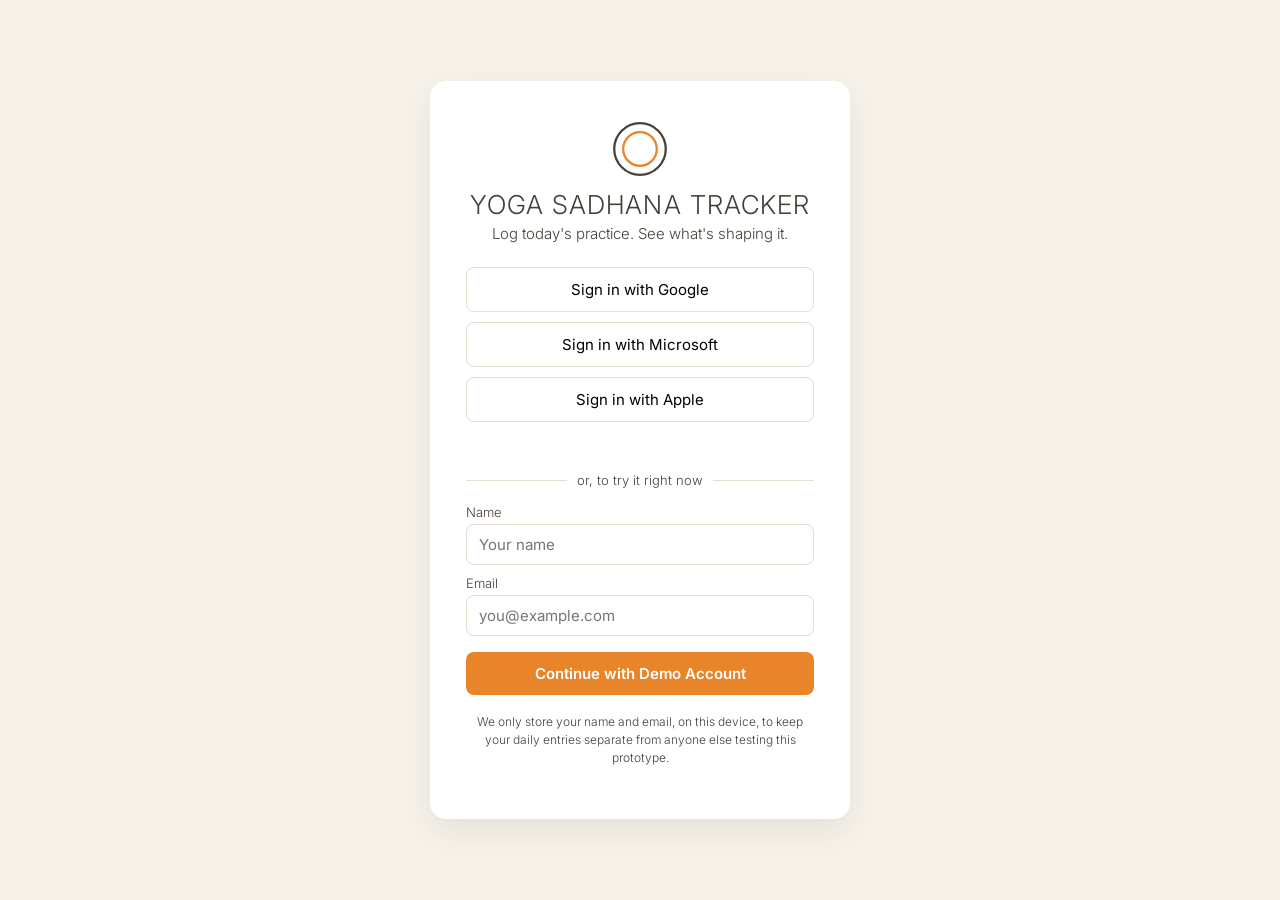
<file: index.html>
<!DOCTYPE html>
<html lang="en">
<head>
<meta charset="UTF-8">
<meta name="viewport" content="width=device-width, initial-scale=1.0">
<title>Yoga Sadhana Tracker - Sign In</title>
<link rel="icon" href="data:image/svg+xml,<svg xmlns=%22http://www.w3.org/2000/svg%22 viewBox=%220 0 100 100%22><circle cx=%2250%22 cy=%2250%22 r=%2245%22 fill=%22%23E8842A%22/></svg>">
<link rel="preconnect" href="https://fonts.googleapis.com">
<link rel="preconnect" href="https://fonts.gstatic.com" crossorigin>
<link href="https://fonts.googleapis.com/css2?family=Inter:wght@300;400;600;700&display=swap" rel="stylesheet">
<link rel="stylesheet" href="css/styles.css?v=86">
</head>
<body class="signin-page">
  <div class="signin-card">
    <div class="brand-mark">
      <svg viewBox="0 0 100 100" width="56" height="56"><circle cx="50" cy="50" r="46" fill="none" stroke="#464038" stroke-width="4"/><circle cx="50" cy="50" r="30" fill="none" stroke="#E8842A" stroke-width="4"/></svg>
    </div>
    <h1>Yoga Sadhana Tracker</h1>
    <p class="subtitle">Log today's practice. See what's shaping it.</p>

    <div class="sso-buttons">
      <button id="google-btn" class="sso-btn sso-google">Sign in with Google</button>
      <button id="microsoft-btn" class="sso-btn sso-microsoft">Sign in with Microsoft</button>
      <button id="apple-btn" class="sso-btn sso-apple">Sign in with Apple</button>
    </div>
    <p id="sso-note" class="sso-note"></p>

    <div class="divider"><span>or, to try it right now</span></div>

    <form id="demo-form" class="demo-form">
      <label for="demo-name">Name</label>
      <input id="demo-name" type="text" placeholder="Your name" required>
      <label for="demo-email">Email</label>
      <input id="demo-email" type="email" placeholder="you@example.com" required>
      <button type="submit" class="primary-btn">Continue with Demo Account</button>
    </form>
    <p class="privacy-note">We only store your name and email, on this device, to keep your daily entries separate from anyone else testing this prototype.</p>
  </div>

  <script src="js/config.js?v=86"></script>
  <script src="js/storage.js?v=86"></script>
  <script src="https://accounts.google.com/gsi/client" async defer onerror="console.warn('Google SDK failed to load (offline?)')"></script>
  <script src="https://alcdn.msauth.net/browser/2.38.3/js/msal-browser.min.js" onerror="console.warn('MSAL SDK failed to load (offline?)')"></script>
  <script src="https://appleid.cdn-apple.com/appleauth/static/jsapi/appleid/1/en_US/appleid.auth.js" onerror="console.warn('Apple SDK failed to load (offline?)')"></script>
  <script src="js/auth.js?v=86"></script>
</body>
</html>
</file>
<file: css/styles.css>
:root {
  --maroon: #464038;    /* app header / heading ink */
  --saffron: #E8842A;
  --cream: #F7F2EA;
  --ink: #464038;        /* base text color everywhere except the app header */
  --ink-muted: #464038;  /* hierarchy for secondary text comes from font-weight, not a lighter color */
  --header-text: #E4DED4;
  --surface: #FFFFFF;
  --border: #e6dcd0;
  --good: #3f7a4e;
  --select-blue: #1E257C; /* same blue "Save today's entry" turns on hover - used for selected toggle buttons */
  --pill-bg: #fbeee0; /* readonly-pill backdrop, e.g. "Moon: X" - also used to highlight the matching moon image */
  /* Inter - open (SIL OFL), loaded from Google Fonts in index.html/app.html.
     System sans is the fallback if the font request is ever blocked. */
  --font: "Inter", "Segoe UI", "Segoe UI Web", Tahoma, Geneva, Verdana, sans-serif;
  --weight-light: 300;
  --weight-regular: 400;
  --weight-semibold: 600;
  --weight-bold: 700;
}

* { box-sizing: border-box; }
html { scroll-behavior: smooth; }

body {
  margin: 0;
  font-family: var(--font);
  font-weight: var(--weight-regular);
  color: var(--ink);
  background: var(--cream);
}

/* ---------- Sign-in page ---------- */
body.signin-page {
  min-height: 100vh;
  display: flex;
  align-items: center;
  justify-content: center;
  padding: 24px;
}
.signin-card {
  background: var(--surface);
  border-radius: 16px;
  padding: 40px 36px;
  max-width: 420px;
  width: 100%;
  box-shadow: 0 12px 36px rgba(70, 64, 56, 0.10);
  text-align: center;
}
.brand-mark { margin-bottom: 8px; }
.signin-card h1 { font-size: 26px; margin: 4px 0 4px; color: var(--maroon); font-weight: var(--weight-light); text-transform: uppercase; letter-spacing: 0.04em; }
.subtitle { color: var(--ink-muted); margin: 0 0 24px; font-size: 15px; font-weight: var(--weight-light); }

.sso-buttons { display: flex; flex-direction: column; gap: 10px; }
.sso-btn {
  padding: 12px 16px;
  border-radius: 8px;
  border: 1px solid var(--border);
  background: var(--surface);
  font-family: var(--font);
  font-size: 15px;
  font-weight: var(--weight-regular);
  cursor: pointer;
  transition: background 0.15s;
}
.sso-btn:hover { background: #faf5ee; }
.sso-note { font-size: 13px; color: var(--ink-muted); min-height: 18px; margin: 10px 0 0; font-weight: var(--weight-light); }

.divider { display: flex; align-items: center; margin: 22px 0 16px; color: var(--ink-muted); font-size: 13px; font-weight: var(--weight-light); }
.divider::before, .divider::after { content: ""; flex: 1; border-bottom: 1px solid var(--border); }
.divider span { padding: 0 10px; }

.demo-form { display: flex; flex-direction: column; gap: 10px; text-align: left; }
.demo-form label { font-size: 13px; color: var(--ink-muted); margin-bottom: -6px; font-weight: var(--weight-light); }
.demo-form input {
  padding: 10px 12px;
  border-radius: 8px;
  border: 1px solid var(--border);
  font-family: var(--font);
  font-size: 15px;
  font-weight: var(--weight-regular);
}
.primary-btn {
  margin-top: 6px;
  padding: 12px 16px;
  border-radius: 8px;
  border: none;
  background: var(--saffron);
  color: #fff;
  font-family: var(--font);
  font-size: 15px;
  font-weight: var(--weight-semibold);
  cursor: pointer;
  transition: background 0.15s;
}
.primary-btn:hover { background: #d4741f; }

.action-btn {
  padding: 7px 16px;
  border-radius: 2px;
  border: none;
  background: #F37021;
  color: #fff;
  font-family: var(--font);
  font-size: 15px;
  font-weight: var(--weight-regular);
  cursor: pointer;
  transition: background 0.15s;
}
.action-btn:hover { background: #1E257C; }
.privacy-note { font-size: 12px; color: var(--ink-muted); margin-top: 18px; line-height: 1.5; font-weight: var(--weight-light); }

/* ---------- App shell ---------- */
.app-header {
  background: var(--maroon);
  color: var(--header-text);
  padding: 14px 24px;
  display: flex;
  align-items: center;
  justify-content: space-between;
}
.app-header h1 { font-size: 18px; margin: 0; font-weight: var(--weight-light); text-transform: uppercase; letter-spacing: 0.04em; }
.app-header .user-chip { font-size: 13px; opacity: 0.9; display: flex; align-items: center; gap: 10px; font-weight: var(--weight-light); }
.app-header button { font-family: var(--font); background: transparent; border: 1px solid rgba(228,222,212,0.5); color: var(--header-text); padding: 6px 12px; border-radius: 6px; cursor: pointer; font-size: 13px; font-weight: var(--weight-regular); }
.app-header button:hover { background: rgba(228,222,212,0.12); }

.tabs { display: flex; gap: 4px; background: #fff; border-bottom: 1px solid var(--border); padding: 0 24px; }
.tab-btn {
  padding: 14px 18px;
  border: none;
  background: none;
  font-family: var(--font);
  font-size: 14px;
  font-weight: var(--weight-light);
  color: var(--ink-muted);
  cursor: pointer;
  border-bottom: 3px solid transparent;
  text-transform: uppercase;
  letter-spacing: 0.03em;
}
.tab-btn.active { color: var(--maroon); border-bottom-color: var(--saffron); font-weight: var(--weight-semibold); }

.tab-panel { display: none; padding: 24px; max-width: 980px; margin: 0 auto; }
.tab-panel.active { display: block; }

.card {
  background: var(--surface);
  border: 1px solid var(--border);
  border-radius: 12px;
  padding: 20px;
  margin-bottom: 18px;
}
.card h2 { margin-top: 0; font-size: 16px; color: var(--maroon); font-weight: var(--weight-light); text-transform: uppercase; letter-spacing: 0.03em; }
/* Daily Entry panel headings specifically are bold, unlike the lighter-weight
   headings used on the other tabs. */
#tab-entry .card h2 { font-weight: var(--weight-bold); }
.card h3 { font-size: 14px; color: var(--ink); margin: 0 0 10px; font-weight: var(--weight-light); text-transform: uppercase; letter-spacing: 0.03em; }
.activation-hint { color: var(--ink-muted); font-size: 12px; text-transform: none; letter-spacing: normal; font-weight: var(--weight-light); }

/* Date gets the flexible space; the sex picker/avatar sits in a fixed-width
   column on the right so its width never jumps between the "pick" and
   "locked" states. */
.wellbeing-top { display: flex; justify-content: space-between; align-items: flex-start; gap: 24px; flex-wrap: wrap; }
.wellbeing-date-col { flex: 1 1 240px; }
.wellbeing-sex-col { flex: 0 0 auto; width: 190px; text-align: center; }
@media (max-width: 640px) {
  .wellbeing-top { flex-direction: column; }
  .wellbeing-sex-col { width: 100%; }
}

.sex-picker, .sex-locked { display: flex; flex-direction: column; align-items: center; gap: 4px; }
.sex-picker > label, .sex-locked-label { font-size: 13px; color: var(--ink-muted); font-weight: var(--weight-light); }
.avatar-choice-row { display: flex; gap: 14px; justify-content: center; margin: 4px 0; }
.avatar-btn {
  display: flex; flex-direction: column; align-items: center; gap: 4px;
  background: none; border: none; cursor: pointer; border-radius: 8px; padding: 6px 10px;
  font-family: var(--font); font-size: 11px; color: var(--ink); font-weight: var(--weight-regular);
}
.avatar-btn:hover { background: #fbeee0; }
.avatar-frame.locked { display: inline-flex; background: #ece8e3; border-radius: 10px; padding: 8px; margin-bottom: 2px; }
.sex-locked-label { margin-top: -2px; }

.required-mark { color: #E5352B; font-weight: var(--weight-semibold); }
.yesno-row { display: flex; gap: 8px; justify-content: center; margin-top: 4px; }
.yesno-btn {
  padding: 6px 14px;
  border-radius: 4px;
  border: 1px solid var(--saffron);
  background: var(--saffron);
  color: #fff;
  font-family: var(--font);
  font-size: 12px;
  font-weight: var(--weight-regular);
  cursor: pointer;
  transition: background 0.15s, border-color 0.15s;
}
.yesno-btn:hover { background: var(--select-blue); border-color: var(--select-blue); }
.yesno-btn.selected { background: var(--select-blue); color: #fff; border-color: var(--select-blue); font-weight: var(--weight-semibold); }

.ekadashi-field { margin-top: 14px; padding-top: 14px; border-top: 1px dashed var(--border); }
.ekadashi-word { font-weight: var(--weight-bold); }
.fast-choice-row { display: flex; flex-direction: row; gap: 10px; margin-top: 6px; }
.fast-btn {
  padding: 7px 14px;
  border-radius: 4px;
  border: 1px solid #F37021;
  background: #F37021;
  color: #fff;
  font-family: var(--font);
  font-size: 13px;
  font-weight: var(--weight-regular);
  cursor: pointer;
  transition: background 0.15s, border-color 0.15s;
}
.fast-btn:hover { background: #1E257C; border-color: #1E257C; }
.fast-btn.selected { background: var(--select-blue); color: #fff; border-color: var(--select-blue); font-weight: var(--weight-semibold); }

.field { display: flex; flex-direction: column; gap: 4px; margin-bottom: 12px; }
.field label { font-size: 13px; color: var(--ink-muted); font-weight: var(--weight-light); }
.field input, .field select, .field textarea {
  padding: 9px 10px;
  border-radius: 6px;
  border: 1px solid var(--border);
  font-family: var(--font);
  font-size: 14px;
  font-weight: var(--weight-regular);
}
.readonly-pill {
  display: inline-block;
  background: var(--pill-bg);
  color: var(--maroon);
  padding: 6px 12px;
  border-radius: 999px;
  font-size: 13px;
  font-weight: var(--weight-semibold);
}
.today-row { display: flex; align-items: center; gap: 12px; min-height: 39px; }
.or-text { font-size: 12px; color: var(--ink-muted); font-weight: var(--weight-light); }
.moon-pill { margin-top: 2px; }
.moon-stage-row { display: flex; flex-wrap: nowrap; justify-content: space-between; gap: 6px; margin-top: 10px; }
.moon-stage-item {
  display: inline-flex;
  padding: 4px;
  border-radius: 8px;
  border: 1px solid var(--border);
  background: #fff;
}
.moon-stage-item.current { background: #f6d7ac; border: 1px solid transparent; padding: 4px; }

/* Each Morning/Evening box carries its own tab label (click to switch which
   pose grid shows) plus its own "Showered before Asanas?" answer - both
   boxes' shower answers are visible and editable at once. */
.session-tabs { display: flex; border: 1px solid var(--border); border-radius: 8px; overflow: hidden; margin-bottom: 16px; align-items: stretch; }
.session-tab {
  flex: 1;
  padding: 12px 16px;
  border-right: 1px solid var(--border);
  background: #fff;
  opacity: 0.55;
  transition: background 0.15s, opacity 0.15s;
}
.session-tab:last-child { border-right: none; }
.session-tab.active { background: var(--border); opacity: 1; }
.session-tab-label {
  color: var(--ink-muted);
  font-family: var(--font);
  font-size: 14px;
  font-weight: var(--weight-regular);
  cursor: pointer;
  margin-bottom: 10px;
}
.session-tab.active .session-tab-label { color: var(--ink); font-weight: var(--weight-semibold); }
.session-shower-row { display: flex; align-items: center; gap: 8px; flex-wrap: wrap; }
.session-shower-label { font-size: 12px; color: var(--ink-muted); font-weight: var(--weight-light); }

.pose-grid { display: grid; grid-template-columns: repeat(auto-fill, minmax(180px, 1fr)); gap: 14px; }
.pose-tile {
  border: 1px solid var(--border);
  border-radius: 10px;
  padding: 10px;
  text-align: center;
  background: #fffdfa;
  box-shadow: none;
  transition: box-shadow 0.2s ease;
}
.pose-tile.rated { box-shadow: 0 6px 18px rgba(70, 64, 56, 0.22); }
.pose-tile > svg { width: 48px; height: 48px; }
.pose-tile .pose-name { font-size: 12.5px; margin: 6px 0 8px; min-height: 32px; display: flex; align-items: center; justify-content: center; font-weight: var(--weight-regular); text-transform: uppercase; letter-spacing: 0.02em; }

.smiley-row { display: flex; gap: 6px; justify-content: center; }
.smiley-btn {
  width: 32px;
  height: 32px;
  padding: 0;
  border: none;
  background: none;
  border-radius: 50%;
  cursor: pointer;
  opacity: 0.45;
  transition: opacity 0.15s ease, transform 0.15s ease;
}
.smiley-btn svg { width: 100%; height: 100%; display: block; }
.smiley-btn:hover { opacity: 0.85; transform: scale(1.1); }
.smiley-btn.selected { opacity: 1; transform: scale(1.15); box-shadow: 0 0 0 2px #464038; }

.kriya-sadhana-grid { display: grid; grid-template-columns: repeat(3, 1fr); gap: 14px; }
@media (max-width: 720px) { .kriya-sadhana-grid { grid-template-columns: repeat(2, 1fr); } }
@media (max-width: 480px) { .kriya-sadhana-grid { grid-template-columns: 1fr; } }
.kriya-sadhana-desc { font-size: 11px; color: var(--ink-muted); font-weight: var(--weight-light); line-height: 1.4; margin: 0 0 10px; min-height: 28px; }

/* Kriyas/Asanas requiring initiation stay partially greyed - only the
   message/button panel dims, the icon and name above it read normally.
   Shared by both the Kriyas and Sadhanas tiles and the locked-asana pose
   tiles. */
.lock-panel {
  background: var(--border);
  margin: 10px -10px -10px;
  padding: 14px 10px;
  border-radius: 0 0 9px 9px;
}
.lock-text { font-size: 11.5px; color: var(--ink-muted); font-weight: var(--weight-light); line-height: 1.5; margin: 0 0 10px; }
.kriya-activate-btn, .asana-activate-btn { background: rgba(243, 112, 33, 0.9); }

.save-bar { display: flex; justify-content: flex-end; gap: 10px; margin-top: 8px; }

.insight-headline { font-size: 22px; font-weight: var(--weight-semibold); color: var(--maroon); margin: 4px 0 2px; }
.insight-sub { color: var(--ink-muted); font-size: 13px; margin: 10px 0 0; font-weight: var(--weight-light); }
.card h2.trend-title, .card h2.shaping-title { font-weight: var(--weight-bold); }
.trend-header { display: flex; align-items: center; justify-content: space-between; gap: 12px; flex-wrap: wrap; }
.trend-header h2 { margin-bottom: 0; }
.trend-header-right { display: flex; align-items: center; gap: 14px; }

/* Previous-month / current-30-days toggle, top right of the trend card. */
.trend-nav { display: flex; align-items: center; gap: 8px; }
.trend-nav-arrow {
  font-family: var(--font);
  font-size: 20px;
  line-height: 1;
  background: none;
  border: none;
  color: var(--ink-muted);
  cursor: pointer;
  padding: 4px 6px;
}
.trend-nav-arrow:hover { color: var(--maroon); }
.trend-nav-arrow:disabled { color: #d7d2c9; cursor: default; }
.trend-nav-arrow:disabled:hover { color: #d7d2c9; }
.trend-nav-current {
  font-family: var(--font);
  font-size: 12px;
  font-weight: var(--weight-regular);
  color: var(--ink-muted);
  background: #fff;
  border: 1px solid var(--border);
  border-radius: 6px;
  padding: 7px 14px;
  cursor: pointer;
}
.trend-nav-current.active { background: var(--maroon); color: #fff; border-color: var(--maroon); }

.trend-arrow { display: inline-flex; align-items: center; justify-content: center; width: 38px; height: 38px; border-radius: 50%; background: var(--pill-bg); flex-shrink: 0; }
.trend-arrow svg { display: block; }

/* Current/Last week key-message cards: same corner radius, background and
   border as a Moon-Phase-style shaping cell (.factor-cell), plus a shadow
   and their own 2-column grid (so the pair stretches to equal height, same
   as any other shaping-grid row) rather than stacking full-width. */
.week-message-grid { display: grid; grid-template-columns: 1fr 1fr; gap: 16px; margin-bottom: 18px; }
@media (max-width: 720px) { .week-message-grid { grid-template-columns: 1fr; } }
.key-message-card {
  background: #fffdfa;
  border: 1px solid var(--border);
  border-radius: 10px;
  padding: 0;
  overflow: hidden;
  box-shadow: 0 3px 10px rgba(70, 64, 56, 0.12);
}
/* Header band - colored background only behind the title, full-bleed to the
   card's own rounded top corners; the title sits a little higher within it
   (less top padding than bottom) rather than centered. */
.key-message-card h2.key-message-title {
  margin: 0;
  padding: 10px 16px 12px;
  font-size: 16px;
  font-weight: var(--weight-bold);
  color: var(--ink);
  text-transform: none;
  letter-spacing: normal;
  background: var(--border);
}
.key-message-body { padding: 12px 16px 16px; }
.key-message-range { font-size: 11.5px; color: var(--ink-muted); font-weight: var(--weight-light); margin: 0 0 8px; }
.key-message-finding { font-size: 13px; line-height: 1.55; margin: 0 0 8px; color: var(--ink); font-weight: var(--weight-light); }
.key-message-improvement { font-size: 12.5px; line-height: 1.55; margin: 0; color: var(--maroon); font-weight: var(--weight-light); }
.key-message-advice { font-size: 12.5px; line-height: 1.55; margin: 8px 0 0; padding-top: 8px; border-top: 1px dashed var(--border); color: var(--ink); font-weight: var(--weight-light); font-style: italic; }

.legend-dot { display: inline-block; width: 12px; height: 12px; border-radius: 50%; border: 2px solid; margin-right: 5px; vertical-align: middle; }
.legend-diamond { border-radius: 2px; transform: rotate(45deg); display: inline-block; width: 9px; height: 9px; margin-right: 7px; }

/* 2 columns x however many topic cells (6 today) reads as 3 rows x 2 columns. */
.factor-grid { display: grid; grid-template-columns: 1fr 1fr; gap: 16px; }
@media (max-width: 720px) { .factor-grid { grid-template-columns: 1fr; } }
.factor-cell { border: 1px solid var(--border); border-radius: 10px; padding: 14px; background: #fffdfa; }
.factor-cell h3 { font-weight: var(--weight-bold); text-transform: uppercase; letter-spacing: 0.03em; margin: 0 0 2px; }
.shaping-cell .empty-state { padding: 34px 0; }
.shaping-caption { color: var(--ink-muted); font-size: 13px; font-weight: var(--weight-light); margin: 0; }

/* Trikala Sandhya box: a compact row label (matches Moon Phase's row-label
   size) above each session's pair of pies, centered and evenly spaced, no
   legend - the count already sits inside each slice. */
.sun-row-label { font-size: 11.5px; font-weight: var(--weight-semibold); color: var(--maroon); text-transform: uppercase; letter-spacing: 0.02em; margin: 12px 0 6px; text-align: center; }
.sun-row-label:first-child { margin-top: 2px; }
.sun-range-row { display: flex; justify-content: space-evenly; }
.sun-pie-col { display: flex; flex-direction: column; align-items: center; }
.sun-range-caption { font-size: 11px; color: var(--ink-muted); font-weight: var(--weight-light); margin-top: 4px; }

.shower-legend { display: flex; gap: 16px; justify-content: center; margin-top: 2px; font-size: 11px; color: var(--ink-muted); }
.shower-legend-item { display: flex; align-items: center; gap: 5px; }
.shower-legend-dot { width: 9px; height: 9px; border-radius: 50%; display: inline-block; }

.kriya-legend { display: flex; gap: 16px; justify-content: center; margin-top: 6px; font-size: 11px; color: var(--ink-muted); }
.kriya-legend-item { display: flex; align-items: center; gap: 5px; }
.kriya-legend-swatch { width: 9px; height: 9px; border-radius: 2px; display: inline-block; }

.mini-chart-tabs { display: inline-flex; border: 1px solid var(--border); border-radius: 8px; overflow: hidden; margin-bottom: 14px; }
.mini-chart-tab-btn {
  font-family: var(--font);
  font-size: 12.5px;
  font-weight: var(--weight-regular);
  color: var(--ink-muted);
  background: #fff;
  border: none;
  border-right: 1px solid var(--border);
  padding: 7px 16px;
  cursor: pointer;
}
.mini-chart-tab-btn:last-child { border-right: none; }
.mini-chart-tab-btn.active { background: var(--border); color: var(--ink); font-weight: var(--weight-semibold); }

/* Fixed 4 columns so 24 cards form the 6x4 grid used elsewhere (e.g. the
   pose grid on Daily Entry), collapsing to fewer columns on narrow screens. */
.mini-chart-grid { display: grid; grid-template-columns: repeat(4, 1fr); gap: 10px; }
@media (max-width: 860px) { .mini-chart-grid { grid-template-columns: repeat(2, 1fr); } }
@media (max-width: 480px) { .mini-chart-grid { grid-template-columns: 1fr; } }
.mini-chart-card {
  border: 1px solid var(--border);
  border-radius: 8px;
  padding: 7px;
  background: #fffdfa;
  height: 128px;
  display: flex;
  flex-direction: column;
  overflow: hidden;
}
.mini-chart-title { display: flex; align-items: center; gap: 5px; font-size: 10.5px; font-weight: var(--weight-regular); color: var(--maroon); margin-bottom: 3px; min-height: 20px; text-transform: uppercase; letter-spacing: 0.02em; }
.mini-chart-title svg { flex-shrink: 0; }
.mini-chart-title span { overflow: hidden; text-overflow: ellipsis; white-space: nowrap; }

/* Same font treatment as the Daily Entry tab's "My Daily Well-being
   Tracker" (#tab-entry .card h2: bold uppercase, 16px, maroon). */
.insight-page-title { font-size: 16px; font-weight: var(--weight-bold); color: var(--maroon); text-transform: uppercase; letter-spacing: 0.03em; text-align: center; margin: 4px 0 16px; }

/* Jump links to each Insights section - plain icon+label anchors to each
   section's id (no JS routing needed), evenly spaced across the row, no
   box/border. Small enough to stay on one line at the tab's max width. */
.insight-nav { display: flex; flex-wrap: nowrap; justify-content: space-between; gap: 10px; margin-bottom: 18px; overflow-x: auto; padding-bottom: 2px; }
.insight-nav-item {
  display: inline-flex;
  align-items: center;
  gap: 5px;
  font-size: 10.5px;
  color: #AF4D30;
  font-weight: var(--weight-bold);
  text-transform: uppercase;
  letter-spacing: 0.02em;
  text-decoration: none;
  white-space: nowrap;
  transition: font-size 0.15s;
}
.insight-nav-item svg { flex-shrink: 0; width: 14px; height: 14px; }
.insight-nav-item:hover { font-size: 12px; text-decoration: underline; }

.stat-row { display: grid; grid-template-columns: repeat(auto-fit, minmax(140px, 1fr)); gap: 12px; margin-bottom: 18px; scroll-margin-top: 14px; }
.stat-row-note { font-size: 11px; font-weight: var(--weight-light); color: var(--ink-muted); text-align: left; margin: -10px 0 18px; }
.stat-tile { background: #fffdfa; border: 1px solid var(--border); border-radius: 10px; padding: 14px; text-align: center; display: flex; flex-direction: column; align-items: center; justify-content: center; }
.stat-tile .stat-value { font-size: 24px; font-weight: var(--weight-semibold); color: var(--saffron); }
.stat-tile .stat-label { font-size: 12px; color: var(--ink-muted); margin-top: 4px; font-weight: var(--weight-light); }
.stat-tile-summary { display: flex; flex-direction: column; align-items: flex-start; justify-content: center; gap: 6px; text-align: left; }
.stat-summary-line { display: flex; flex-direction: column; }
.stat-summary-label { display: block; font-size: 11px; color: var(--ink-muted); font-weight: var(--weight-light); text-transform: uppercase; letter-spacing: 0.02em; }
.stat-summary-value { font-size: 17px; color: var(--ink); font-weight: var(--weight-bold); }

.legend-row { display: flex; gap: 14px; font-size: 12px; color: var(--ink-muted); margin-top: 6px; flex-wrap: wrap; font-weight: var(--weight-light); }
.legend-swatch { display: inline-block; width: 10px; height: 10px; border-radius: 2px; margin-right: 5px; vertical-align: middle; }

/* SVG charts (trend line, factor bars, mini asana charts) are built with JS
   and don't inherit page font settings by default - apply the same family here. */
#trend-chart svg text, .factor-cell svg text, .mini-chart-card svg text {
  font-family: var(--font);
}

.tooltip {
  position: absolute;
  background: var(--ink);
  color: #fff;
  font-size: 12px;
  font-weight: var(--weight-regular);
  padding: 6px 9px;
  border-radius: 6px;
  pointer-events: none;
  opacity: 0;
  transition: opacity 0.05s;
  white-space: normal;
  max-width: 260px;
  line-height: 1.5;
  z-index: 10;
}
.tooltip.show { opacity: 1; }

.empty-state { color: var(--ink-muted); font-size: 14px; padding: 20px 0; text-align: center; font-weight: var(--weight-light); }

.settings-row { display: flex; align-items: center; gap: 14px; padding: 10px 0; flex-wrap: wrap; }
.link-btn { background: none; border: none; color: var(--maroon); text-decoration: underline; cursor: pointer; font-family: var(--font); font-size: 13px; padding: 0; font-weight: var(--weight-regular); }
.secondary-btn {
  padding: 9px 14px;
  border-radius: 6px;
  border: 1px solid var(--maroon);
  background: #fff;
  color: var(--maroon);
  font-family: var(--font);
  font-size: 13px;
  font-weight: var(--weight-semibold);
  cursor: pointer;
}
.secondary-btn:hover { background: #fbeee0; }

.toast {
  position: fixed;
  bottom: 24px;
  left: 50%;
  transform: translateX(-50%);
  background: var(--good);
  color: #fff;
  padding: 12px 20px;
  border-radius: 8px;
  font-size: 14px;
  font-weight: var(--weight-regular);
  opacity: 0;
  transition: opacity 0.2s;
  pointer-events: none;
}
.toast.show { opacity: 1; }

/* Submit's "missing some" confirm - a styled dialog instead of the
   browser's native confirm() chrome (which shows the page's own URL, e.g.
   "ssubcbe.github.io says"). Scoped to just that one dialog. */
.modal-overlay {
  position: fixed;
  inset: 0;
  background: rgba(70, 64, 56, 0.45);
  display: none;
  align-items: center;
  justify-content: center;
  z-index: 200;
  padding: 20px;
}
.modal-overlay.show { display: flex; }
.modal-box {
  background: var(--border);
  border-radius: 10px;
  padding: 21px 22px;
  max-width: 320px;
  width: 100%;
  box-shadow: 0 16px 40px rgba(70, 64, 56, 0.3);
}
.modal-message { font-size: 13.5px; color: var(--ink); text-align: center; line-height: 1.5; margin: 0 0 17px; font-weight: var(--weight-regular); }
.modal-actions { display: flex; justify-content: center; gap: 11px; }
.modal-actions .action-btn { padding: 7px 18px; font-size: 11px; }
</file>
